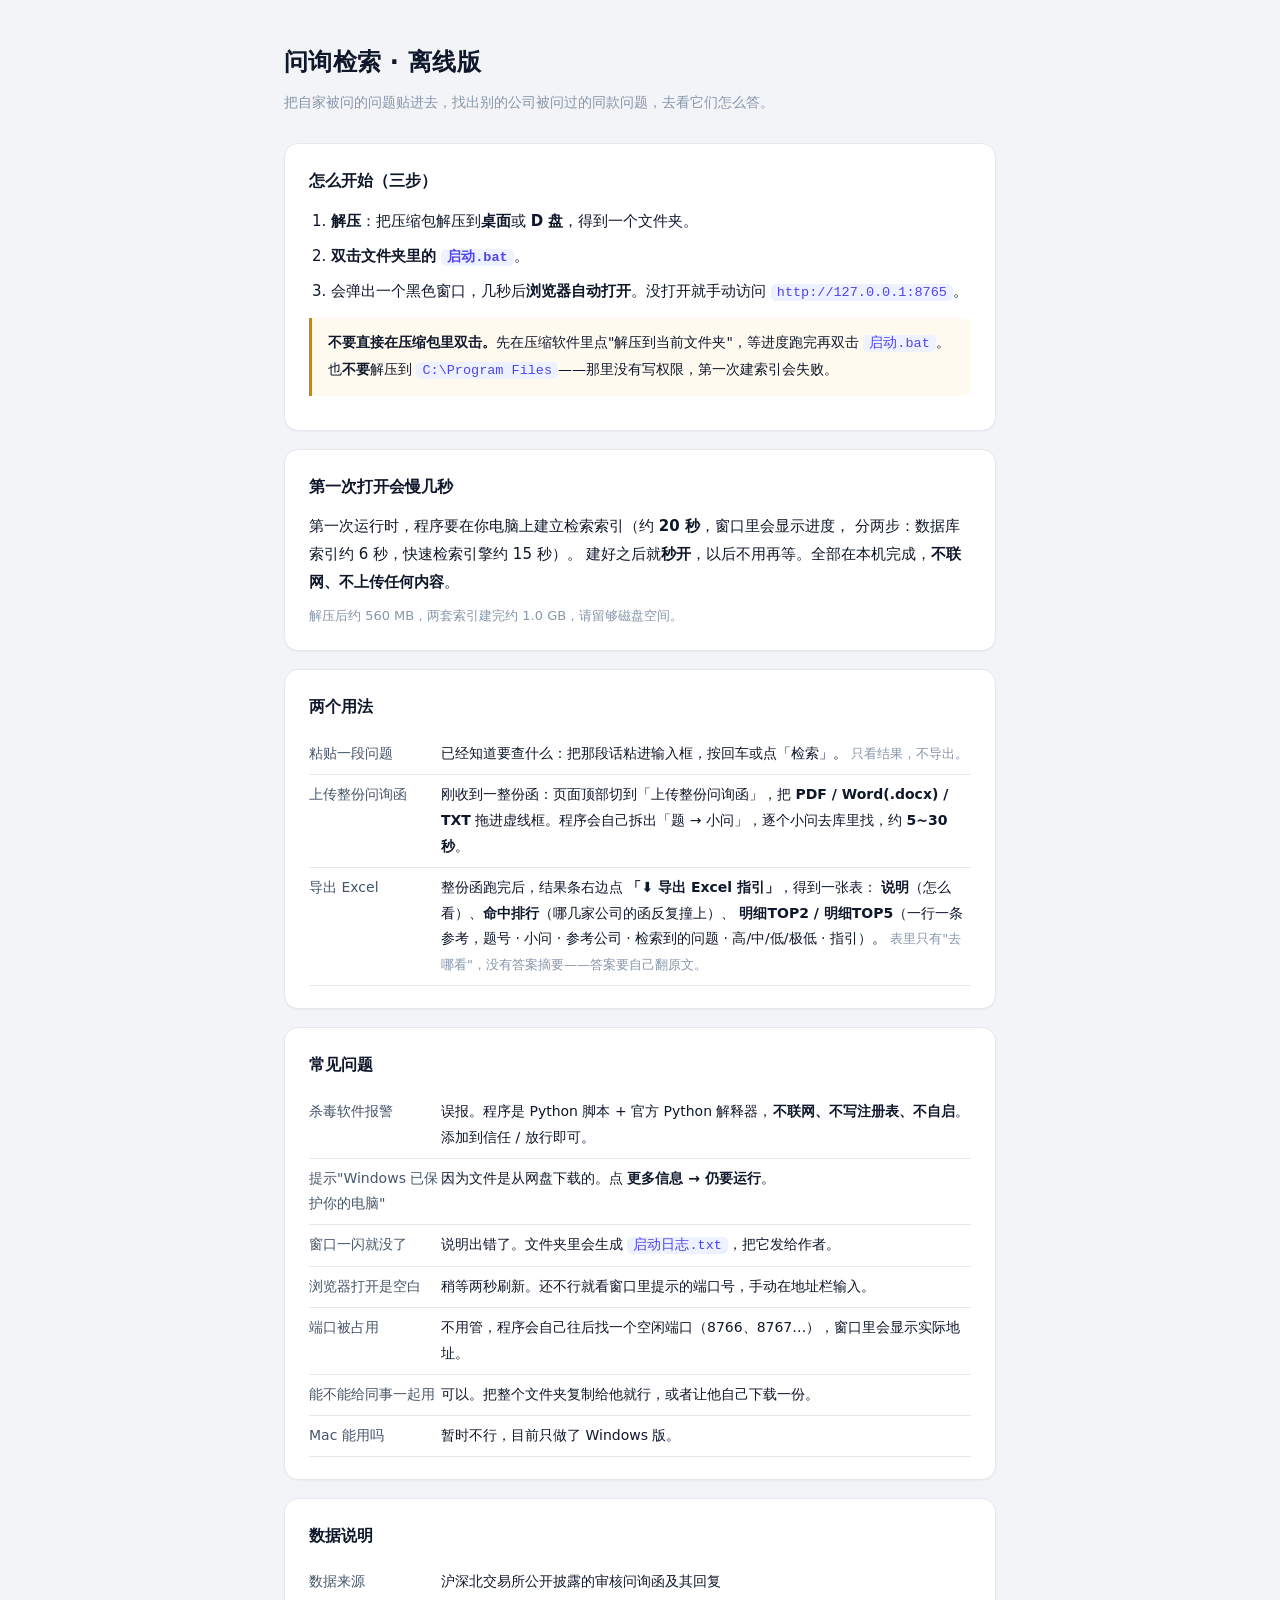
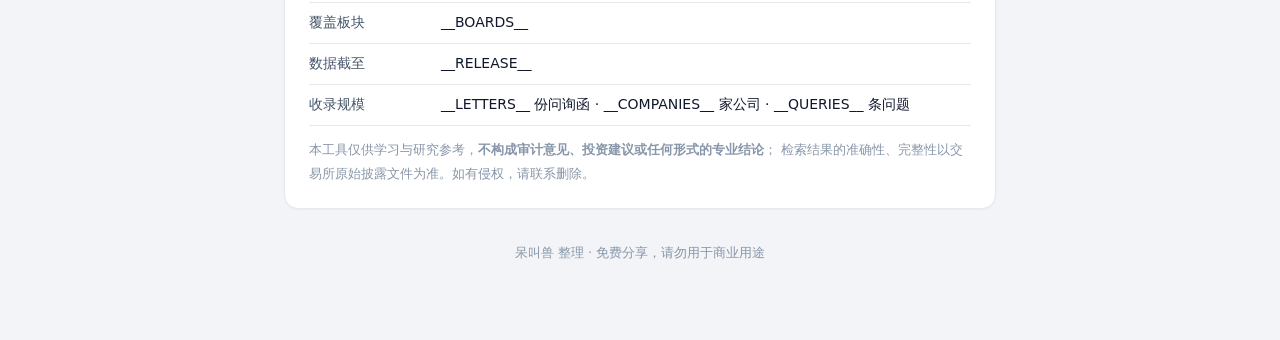
<file: pack/使用说明.html>
<!DOCTYPE html>
<html lang="zh-CN">
<head>
<meta charset="utf-8">
<meta name="viewport" content="width=device-width, initial-scale=1">
<title>问询检索 · 使用说明</title>
<style>
  :root { --fg:#0f172a; --fg2:#475569; --muted:#8896a9; --line:#e6e8ec; --bg:#f2f4f8;
          --panel:#fff; --accent:#4f46e5; --soft:#eef1ff; }
  * { box-sizing: border-box; }
  body { margin:0; background:var(--bg); color:var(--fg);
         font:15px/1.85 -apple-system,"Segoe UI","Microsoft YaHei",system-ui,sans-serif; }
  .wrap { max-width: 760px; margin: 0 auto; padding: 40px 24px 80px; }
  h1 { font-size:24px; margin:0 0 6px; letter-spacing:.3px; }
  .sub { color:var(--muted); font-size:13.5px; margin-bottom:28px; }
  .card { background:var(--panel); border:1px solid var(--line); border-radius:14px;
          padding:22px 24px; margin:0 0 18px; box-shadow:0 1px 2px rgba(15,23,42,.04); }
  h2 { font-size:16px; margin:0 0 12px; }
  ol, ul { margin:0; padding-left:22px; }
  li { margin:7px 0; }
  code, .k { background:var(--soft); color:var(--accent); border-radius:5px;
             padding:1px 6px; font-family:Consolas,monospace; font-size:13.5px; }
  .big { font-size:17px; font-weight:600; color:var(--accent); }
  .warn { border-left:3px solid #d08700; background:#fffaf0; padding:12px 16px;
          border-radius:0 8px 8px 0; margin:12px 0; font-size:14px; }
  .muted { color:var(--muted); font-size:13px; }
  table { width:100%; border-collapse:collapse; font-size:14px; }
  td { padding:7px 0; border-bottom:1px solid var(--line); vertical-align:top; }
  td:first-child { width:132px; color:var(--fg2); }
  .foot { text-align:center; color:var(--muted); font-size:12.5px; margin-top:32px; }
</style>
</head>
<body>
<div class="wrap">

  <h1>问询检索 · 离线版</h1>
  <div class="sub">把自家被问的问题贴进去，找出别的公司被问过的同款问题，去看它们怎么答。</div>

  <div class="card">
    <h2>怎么开始（三步）</h2>
    <ol>
      <li><b>解压</b>：把压缩包解压到<b>桌面</b>或 <b>D 盘</b>，得到一个文件夹。</li>
      <li><b>双击文件夹里的 <span class="k">启动.bat</span></b>。</li>
      <li>会弹出一个黑色窗口，几秒后<b>浏览器自动打开</b>。没打开就手动访问 <code>http://127.0.0.1:8765</code>。</li>
    </ol>
    <div class="warn">
      <b>不要直接在压缩包里双击。</b>先在压缩软件里点"解压到当前文件夹"，等进度跑完再双击 <span class="k">启动.bat</span>。<br>
      也<b>不要</b>解压到 <code>C:\Program Files</code>——那里没有写权限，第一次建索引会失败。
    </div>
  </div>

  <div class="card">
    <h2>第一次打开会慢几秒</h2>
    <p style="margin:0 0 8px">第一次运行时，程序要在你电脑上建立检索索引（约 <b>20 秒</b>，窗口里会显示进度，
       分两步：数据库索引约 6 秒，快速检索引擎约 15 秒）。
       建好之后就<b>秒开</b>，以后不用再等。全部在本机完成，<b>不联网、不上传任何内容</b>。</p>
    <p class="muted" style="margin:0">解压后约 560 MB，两套索引建完约 1.0 GB，请留够磁盘空间。</p>
  </div>

  <div class="card">
    <h2>两个用法</h2>
    <table>
      <tr><td>粘贴一段问题</td>
          <td>已经知道要查什么：把那段话粘进输入框，按回车或点「检索」。
              <span class="muted">只看结果，不导出。</span></td></tr>
      <tr><td>上传整份问询函</td>
          <td>刚收到一整份函：页面顶部切到「上传整份问询函」，把 <b>PDF / Word(.docx) / TXT</b>
              拖进虚线框。程序会自己拆出「题 → 小问」，逐个小问去库里找，约 <b>5~30 秒</b>。</td></tr>
      <tr><td>导出 Excel</td>
          <td>整份函跑完后，结果条右边点 <b>「⬇ 导出 Excel 指引」</b>，得到一张表：
              <b>说明</b>（怎么看）、<b>命中排行</b>（哪几家公司的函反复撞上）、
              <b>明细TOP2 / 明细TOP5</b>（一行一条参考，题号 · 小问 · 参考公司 · 检索到的问题 · 高/中/低/极低 · 指引）。
              <span class="muted">表里只有"去哪看"，没有答案摘要——答案要自己翻原文。</span></td></tr>
    </table>
  </div>

  <div class="card">
    <h2>常见问题</h2>
    <table>
      <tr><td>杀毒软件报警</td>
          <td>误报。程序是 Python 脚本 + 官方 Python 解释器，<b>不联网、不写注册表、不自启</b>。
              添加到信任 / 放行即可。</td></tr>
      <tr><td>提示"Windows 已保护你的电脑"</td>
          <td>因为文件是从网盘下载的。点 <b>更多信息 → 仍要运行</b>。</td></tr>
      <tr><td>窗口一闪就没了</td>
          <td>说明出错了。文件夹里会生成 <span class="k">启动日志.txt</span>，把它发给作者。</td></tr>
      <tr><td>浏览器打开是空白</td>
          <td>稍等两秒刷新。还不行就看窗口里提示的端口号，手动在地址栏输入。</td></tr>
      <tr><td>端口被占用</td>
          <td>不用管，程序会自己往后找一个空闲端口（8766、8767…），窗口里会显示实际地址。</td></tr>
      <tr><td>能不能给同事一起用</td>
          <td>可以。把整个文件夹复制给他就行，或者让他自己下载一份。</td></tr>
      <tr><td>Mac 能用吗</td>
          <td>暂时不行，目前只做了 Windows 版。</td></tr>
    </table>
  </div>

  <div class="card">
    <h2>数据说明</h2>
    <table>
      <tr><td>数据来源</td><td>沪深北交易所公开披露的审核问询函及其回复</td></tr>
      <tr><td>覆盖板块</td><td>__BOARDS__</td></tr>
      <tr><td>数据截至</td><td>__RELEASE__</td></tr>
      <tr><td>收录规模</td><td>__LETTERS__ 份问询函 · __COMPANIES__ 家公司 · __QUERIES__ 条问题</td></tr>
    </table>
    <p class="muted" style="margin:12px 0 0">
      本工具仅供学习与研究参考，<b>不构成审计意见、投资建议或任何形式的专业结论</b>；
      检索结果的准确性、完整性以交易所原始披露文件为准。如有侵权，请联系删除。
    </p>
  </div>

  <div class="foot">呆叫兽 整理 · 免费分享，请勿用于商业用途</div>
</div>
</body>
</html>
</file>
